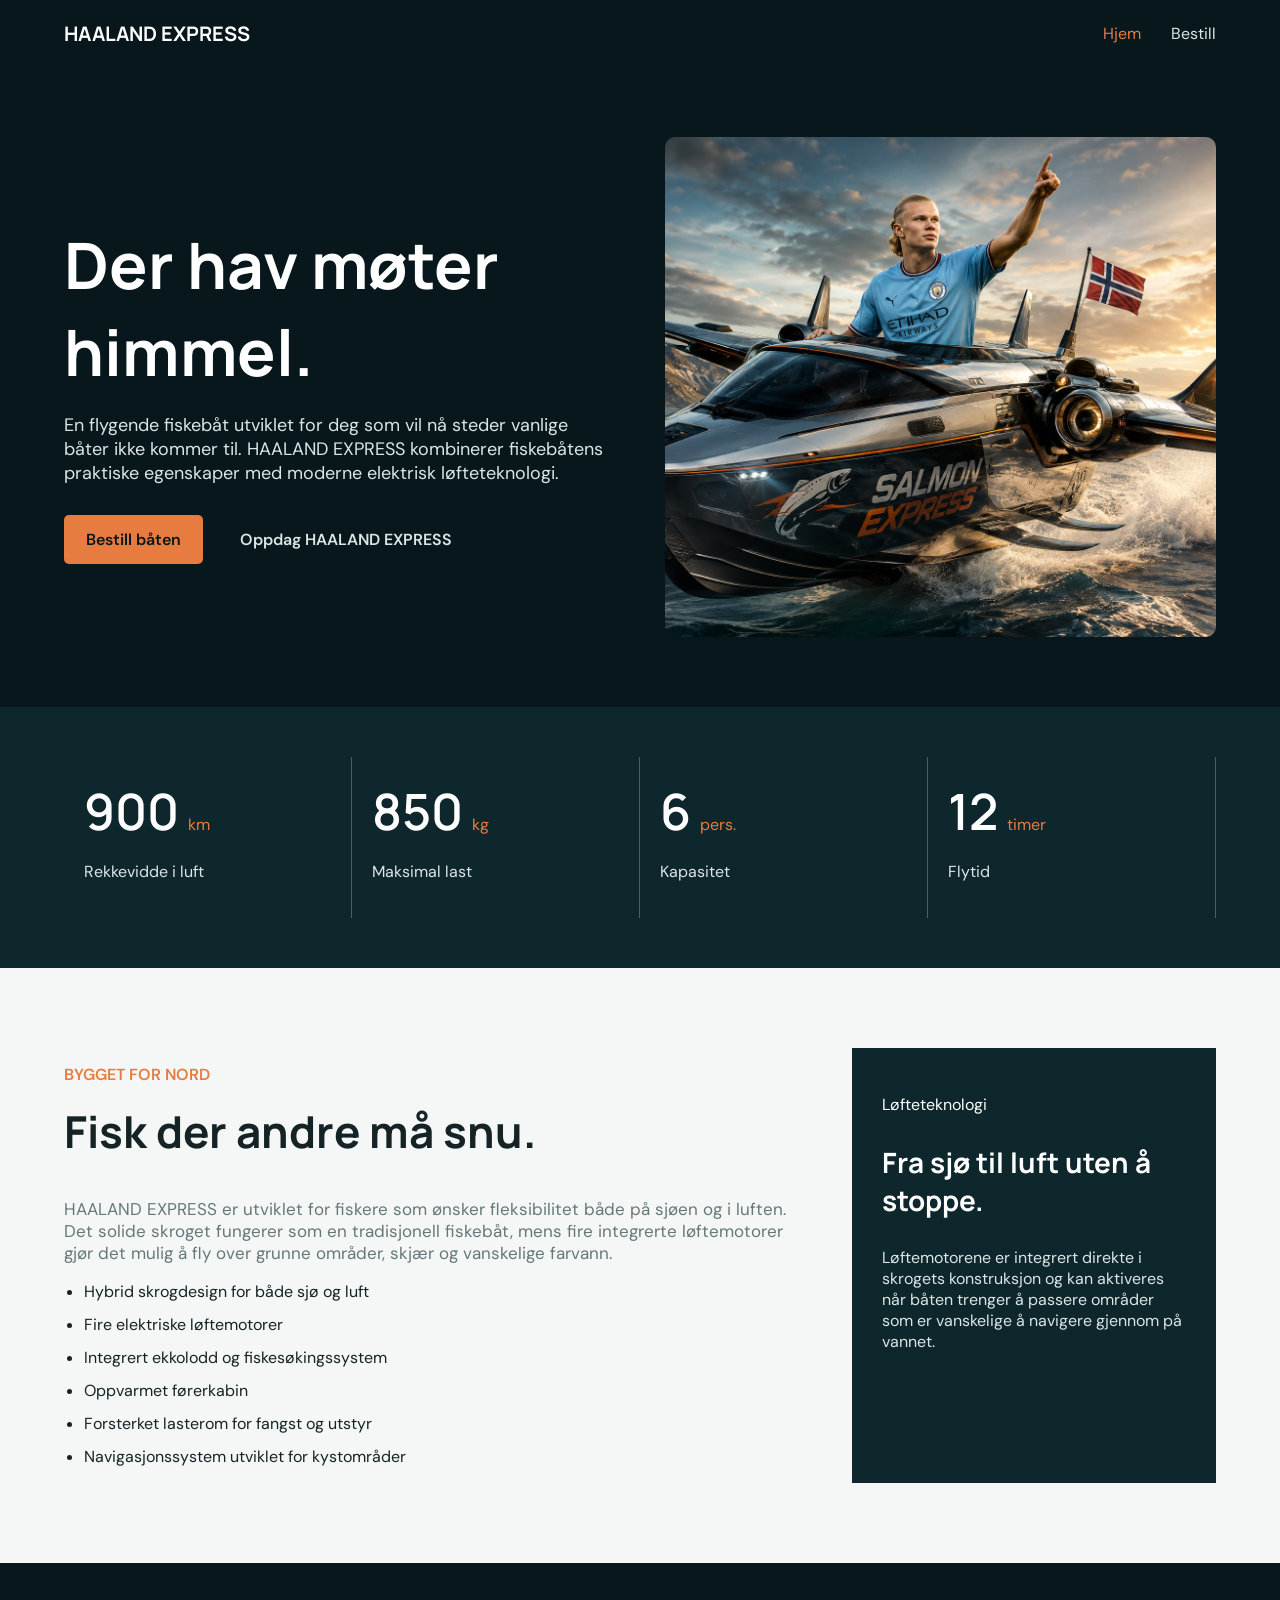
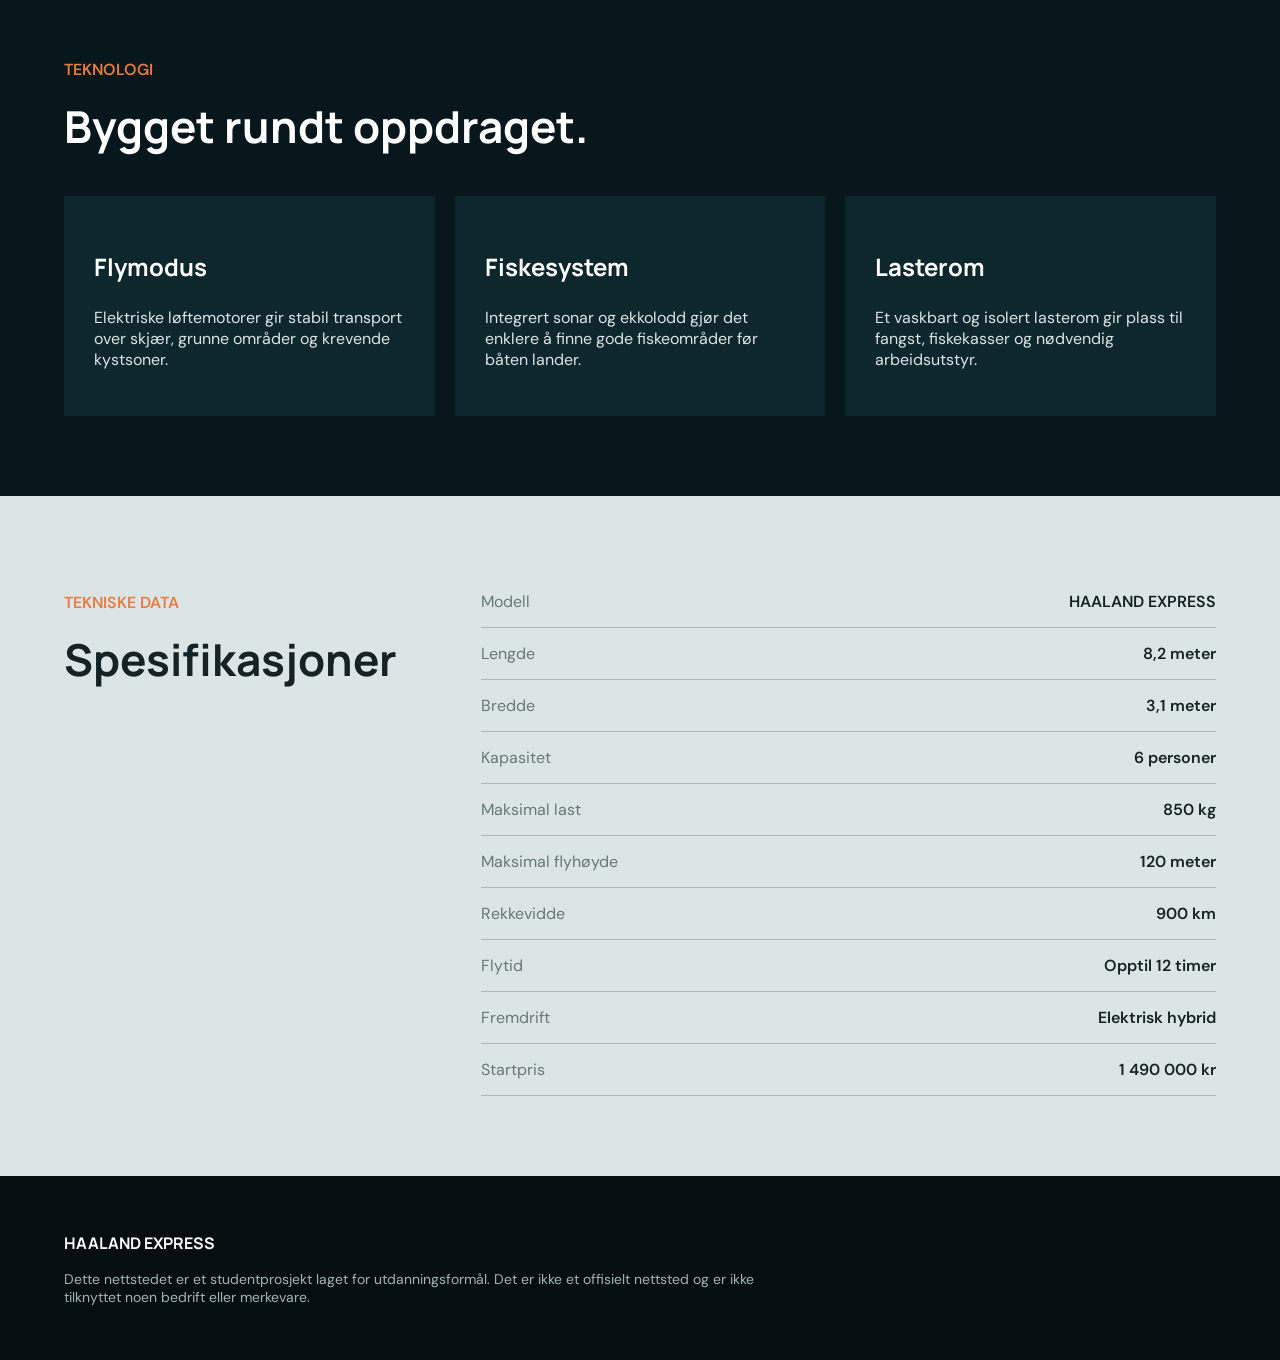
<file: index.html>
<!doctype html>
<html lang="no">
  <head>
    <meta charset="UTF-8" />
    <meta name="viewport" content="width=device-width, initial-scale=1.0" />

    <meta
      name="description"
      content="HAALAND EXPRESS er en futuristisk flygende fiskebåt utviklet for nordiske forhold."
    />

    <title>HAALAND EXPRESS</title>

    <link rel="stylesheet" href="css/styles.css" />
  </head>

  <body>
    <!-- Header, logo and navigation menu  -->
    <header class="site-header">
      <div class="site-header__container">
        <a class="site-header__logo" href="index.html">HAALAND EXPRESS</a>
        <nav class="navigation">
          <ul class="navigation__list">
            <li class="navigation__item">
              <a
                class="navigation__link navigation__link--active"
                href="index.html"
              >
                Hjem
              </a>
            </li>
            <li class="navigation__item">
              <a class="navigation__link" href="order.html">Bestill</a>
            </li>
          </ul>
        </nav>
      </div>
    </header>

    <main>
      <!-- Hero Section, main introduction for the product with info and image -->
      <section class="hero">
        <div class="hero__container">
          <div class="hero__content">
            <h1 class="hero__title">Der hav møter himmel.</h1>
            <p class="hero__description">
              En flygende fiskebåt utviklet for deg som vil nå steder vanlige
              båter ikke kommer til. HAALAND EXPRESS kombinerer fiskebåtens
              praktiske egenskaper med moderne elektrisk løfteteknologi.
            </p>

            <div class="hero__actions">
              <a class="button button--primary" href="order.html">
                Bestill båten
              </a>

              <a class="button button--text" href="#boat-details">
                Oppdag HAALAND EXPRESS
              </a>
            </div>
          </div>

          <div>
            <img
              class="hero__image"
              src="assets/images/boat.png"
              alt="HAALAND EXPRESS flygende fiskebåt over en norsk fjord"
            />

            <div class="hero__image-label">
              <span>Elektrisk hybrid</span>
              <span>Luft. Sjø. Fangst.</span>
            </div>
          </div>
        </div>
      </section>

      <!-- Performance Section, key specifications and capabilities of the boat -->
      <section class="performance">
        <div class="performance__container">
          <article class="performance__item">
            <div class="performance__number">
              <span class="performance__value">900</span>
              <span class="performance__unit">km</span>
            </div>
            <p class="performance__label">Rekkevidde i luft</p>
          </article>
          <article class="performance__item">
            <div class="performance__number">
              <span class="performance__value">850</span>
              <span class="performance__unit">kg</span>
            </div>
            <p class="performance__label">Maksimal last</p>
          </article>
          <article class="performance__item">
            <div class="performance__number">
              <span class="performance__value">6</span>
              <span class="performance__unit">pers.</span>
            </div>
            <p class="performance__label">Kapasitet</p>
          </article>
          <article class="performance__item">
            <div class="performance__number">
              <span class="performance__value">12</span>
              <span class="performance__unit">timer</span>
            </div>
            <p class="performance__label">Flytid</p>
          </article>
        </div>
      </section>

      <!-- Boat Details Section, detailed information about the boat's features and capabilities -->
      <section class="boat-details" id="boat-details">
        <div class="boat-details__container">
          <div class="boat-details__content">
            <p class="section-heading__eyebrow">Bygget for nord</p>

            <h2 class="section-heading__title">Fisk der andre må snu.</h2>

            <p class="boat-details__description">
              HAALAND EXPRESS er utviklet for fiskere som ønsker fleksibilitet
              både på sjøen og i luften. Det solide skroget fungerer som en
              tradisjonell fiskebåt, mens fire integrerte løftemotorer gjør det
              mulig å fly over grunne områder, skjær og vanskelige farvann.
            </p>

            <ul class="boat-details__list">
              <li class="boat-details__item">
                Hybrid skrogdesign for både sjø og luft
              </li>

              <li class="boat-details__item">Fire elektriske løftemotorer</li>

              <li class="boat-details__item">
                Integrert ekkolodd og fiskesøkingssystem
              </li>

              <li class="boat-details__item">Oppvarmet førerkabin</li>

              <li class="boat-details__item">
                Forsterket lasterom for fangst og utstyr
              </li>

              <li class="boat-details__item">
                Navigasjonssystem utviklet for kystområder
              </li>
            </ul>
          </div>

          <div class="boat-details__feature">
            <p class="boat-details__feature-label">Løfteteknologi</p>

            <h3 class="boat-details__feature-title">
              Fra sjø til luft uten å stoppe.
            </h3>

            <p class="boat-details__feature-description">
              Løftemotorene er integrert direkte i skrogets konstruksjon og kan
              aktiveres når båten trenger å passere områder som er vanskelige å
              navigere gjennom på vannet.
            </p>
          </div>
        </div>
      </section>

      <!-- Technology Section, highlights the key technologies integrated into the boat -->
      <section class="technology">
        <div class="technology__container">
          <div class="technology__heading">
            <p class="section-heading__eyebrow">Teknologi</p>
            <h2 class="section-heading__title">Bygget rundt oppdraget.</h2>
          </div>

          <div class="technology__grid">
            <article class="technology__card">
              <h3 class="technology__title">Flymodus</h3>

              <p class="technology__description">
                Elektriske løftemotorer gir stabil transport over skjær, grunne
                områder og krevende kystsoner.
              </p>
            </article>

            <article class="technology__card">
              <h3 class="technology__title">Fiskesystem</h3>

              <p class="technology__description">
                Integrert sonar og ekkolodd gjør det enklere å finne gode
                fiskeområder før båten lander.
              </p>
            </article>

            <article class="technology__card">
              <h3 class="technology__title">Lasterom</h3>

              <p class="technology__description">
                Et vaskbart og isolert lasterom gir plass til fangst,
                fiskekasser og nødvendig arbeidsutstyr.
              </p>
            </article>
          </div>
        </div>
      </section>

      <!-- Specifications Section, technical specifications of the boat -->
      <section class="specifications" id="specifications">
        <div class="specifications__container">
          <div class="specifications__heading">
            <p class="section-heading__eyebrow">Tekniske data</p>
            <h2 class="section-heading__title">Spesifikasjoner</h2>
          </div>

          <ul class="specifications__list">
            <li class="specifications__item">
              <span class="specifications__label">Modell</span>
              <span class="specifications__value">HAALAND EXPRESS</span>
            </li>

            <li class="specifications__item">
              <span class="specifications__label">Lengde</span>
              <span class="specifications__value">8,2 meter</span>
            </li>

            <li class="specifications__item">
              <span class="specifications__label">Bredde</span>
              <span class="specifications__value">3,1 meter</span>
            </li>

            <li class="specifications__item">
              <span class="specifications__label">Kapasitet</span>
              <span class="specifications__value">6 personer</span>
            </li>

            <li class="specifications__item">
              <span class="specifications__label">Maksimal last</span>
              <span class="specifications__value">850 kg</span>
            </li>

            <li class="specifications__item">
              <span class="specifications__label">Maksimal flyhøyde</span>
              <span class="specifications__value">120 meter</span>
            </li>

            <li class="specifications__item">
              <span class="specifications__label">Rekkevidde</span>
              <span class="specifications__value">900 km</span>
            </li>

            <li class="specifications__item">
              <span class="specifications__label">Flytid</span>
              <span class="specifications__value">Opptil 12 timer</span>
            </li>

            <li class="specifications__item">
              <span class="specifications__label">Fremdrift</span>
              <span class="specifications__value">Elektrisk hybrid</span>
            </li>

            <li class="specifications__item">
              <span class="specifications__label">Startpris</span>
              <span class="specifications__value">1 490 000 kr</span>
            </li>
          </ul>
        </div>
      </section>
    </main>

    <!-- Footer Section, contains site logo and disclaimer -->
    <footer class="site-footer">
      <div class="site-footer__container">
        <p class="site-footer__logo">HAALAND EXPRESS</p>

        <p class="site-footer__disclaimer">
          Dette nettstedet er et studentprosjekt laget for utdanningsformål. Det
          er ikke et offisielt nettsted og er ikke tilknyttet noen bedrift eller
          merkevare.
        </p>
      </div>
    </footer>
  </body>
</html>
</file>
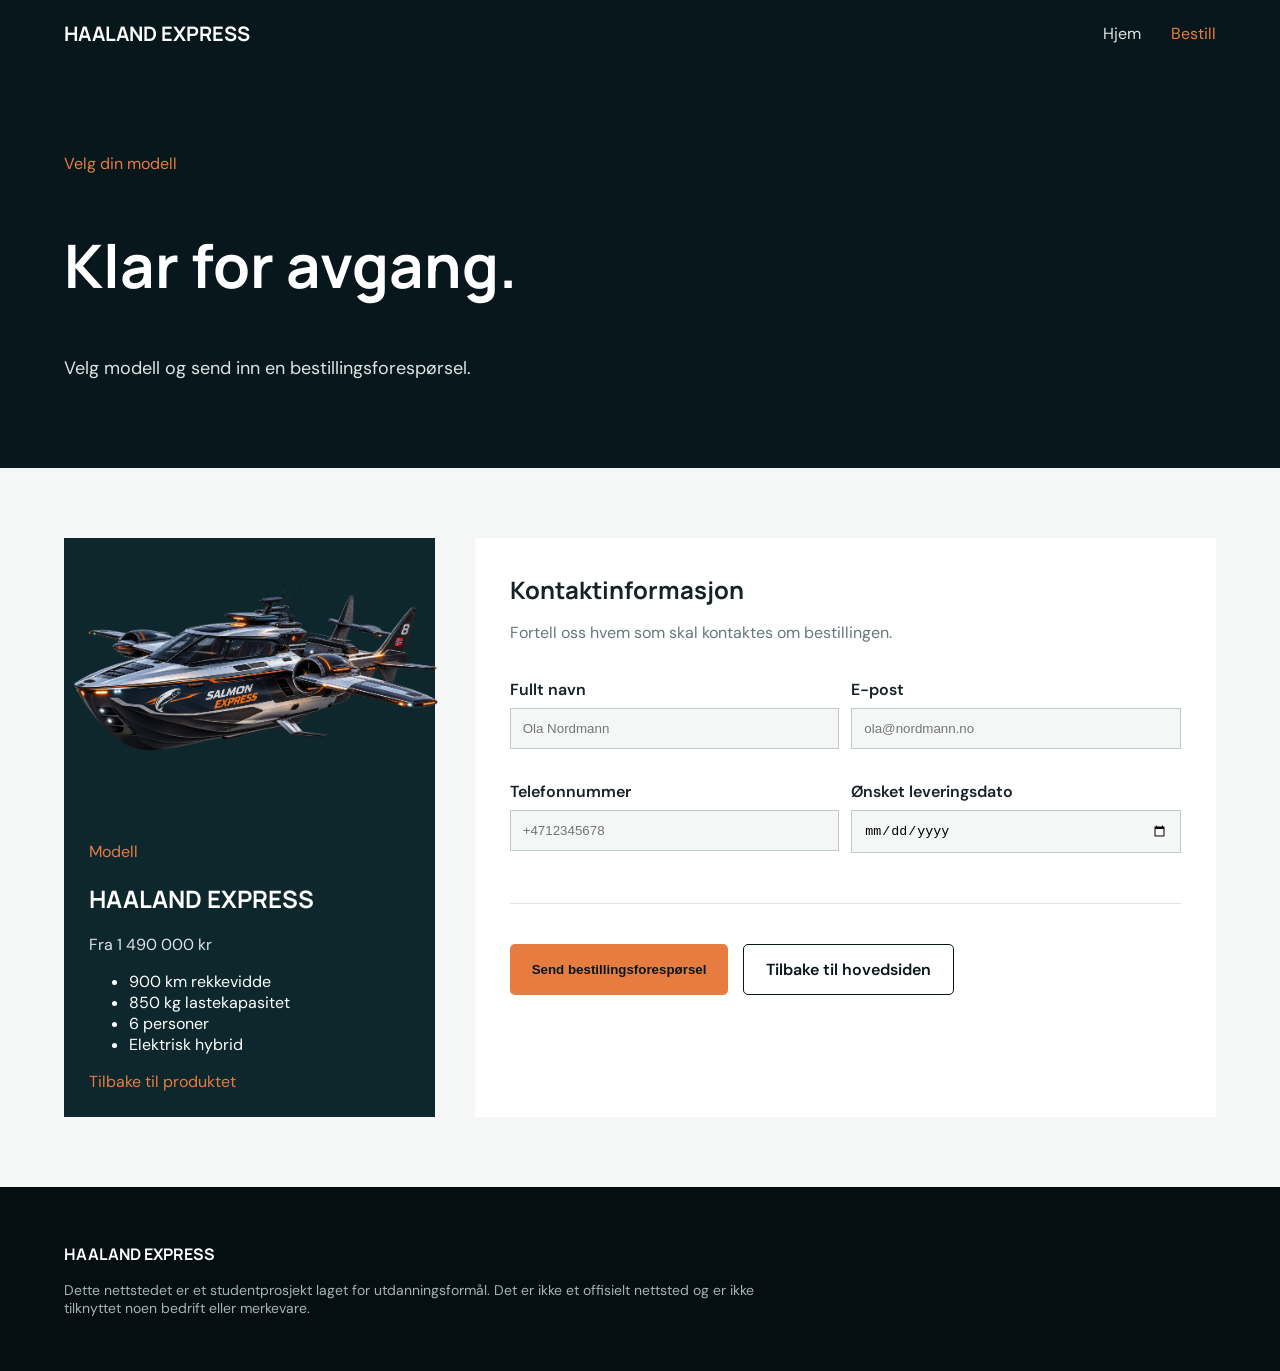
<file: order.html>
<!doctype html>
<html lang="no">
  <head>
    <meta charset="UTF-8" />
    <meta name="viewport" content="width=device-width, initial-scale=1.0" />
    <title>Bestilling</title>
    <link rel="stylesheet" href="css/styles.css" />
  </head>

  <body>
    <!-- Header, logo and navigation menu  -->
    <header class="site-header">
      <div class="site-header__container">
        <a class="site-header__logo" href="index.html">HAALAND EXPRESS</a>

        <nav class="navigation">
          <ul class="navigation__list">
            <li class="navigation__item">
              <a class="navigation__link" href="index.html">Hjem</a>
            </li>

            <li class="navigation__item">
              <a
                class="navigation__link navigation__link--active"
                href="order.html"
              >
                Bestill
              </a>
            </li>
          </ul>
        </nav>
      </div>
    </header>

    <main>
      <!-- Order Hero Section, introduction and call to action -->
      <section class="order-hero">
        <div class="order-hero__container">
          <p class="order-hero__eyebrow">Velg din modell</p>
          <h1 class="order-hero__title">Klar for avgang.</h1>
          <p class="order-hero__description">
            Velg modell og send inn en bestillingsforespørsel.
          </p>
        </div>
      </section>

      <!-- Order Section, card of available model and order form -->
      <section class="order-section">
        <div class="order-section__container">
          <div class="order-summary">
            <img
              class="order-summary__image"
              src="assets/images/boat_transparent.png"
              alt="HAALAND EXPRESS flygende fiskebåt"
            />

            <div class="order-summary__content">
              <p class="order-summary__eyebrow">Modell</p>

              <h2 class="order-summary__title">HAALAND EXPRESS</h2>

              <p class="order-summary__price">Fra 1 490 000 kr</p>

              <ul class="order-summary__list">
                <li class="order-summary__item">900 km rekkevidde</li>

                <li class="order-summary__item">850 kg lastekapasitet</li>

                <li class="order-summary__item">6 personer</li>

                <li class="order-summary__item">Elektrisk hybrid</li>
              </ul>

              <a class="order-summary__link" href="index.html">
                Tilbake til produktet
              </a>
            </div>
          </div>

          <!-- Order Form, collects user contact information and order details -->
          <form class="order-form" action="#" method="post">
            <section class="order-form__section">
              <div class="order-form__section-heading">
                <div>
                  <h2 class="order-form__section-title">Kontaktinformasjon</h2>

                  <p class="order-form__section-description">
                    Fortell oss hvem som skal kontaktes om bestillingen.
                  </p>
                </div>
              </div>

              <div class="order-form__grid">
                <div class="order-form__field">
                  <label class="order-form__label" for="full-name">
                    Fullt navn
                  </label>

                  <input
                    class="order-form__input"
                    placeholder="Ola Nordmann"
                    type="text"
                    id="full-name"
                    name="full-name"
                    autocomplete="name"
                    required
                  />
                </div>

                <div class="order-form__field">
                  <label class="order-form__label" for="email">E-post</label>

                  <input
                    class="order-form__input"
                    placeholder="ola@nordmann.no"
                    type="email"
                    id="email"
                    name="email"
                    autocomplete="email"
                    required
                  />
                </div>

                <div class="order-form__field">
                  <label class="order-form__label" for="phone">
                    Telefonnummer
                  </label>

                  <input
                    class="order-form__input"
                    placeholder="+4712345678"
                    type="tel"
                    id="phone"
                    name="phone"
                    autocomplete="tel"
                    required
                  />
                </div>

                <div class="order-form__field">
                  <label class="order-form__label" for="delivery-date">
                    Ønsket leveringsdato
                  </label>

                  <input
                    class="order-form__input"
                    type="date"
                    id="delivery-date"
                    name="delivery-date"
                  />
                </div>
              </div>
            </section>

            <div class="order-form__actions">
              <button class="button button--primary" type="submit">
                Send bestillingsforespørsel
              </button>

              <a class="button button--secondary" href="index.html">
                Tilbake til hovedsiden
              </a>
            </div>
          </form>
        </div>
      </section>
    </main>

    <!-- Footer Section, contains site logo and disclaimer -->
    <footer class="site-footer">
      <div class="site-footer__container">
        <p class="site-footer__logo">HAALAND EXPRESS</p>

        <p class="site-footer__disclaimer">
          Dette nettstedet er et studentprosjekt laget for utdanningsformål. Det
          er ikke et offisielt nettsted og er ikke tilknyttet noen bedrift eller
          merkevare.
        </p>
      </div>
    </footer>
  </body>
</html>
</file>
<file: css/styles.css>
@import url("https://fonts.googleapis.com/css2?family=DM+Sans:wght@400;500;600&family=Manrope:wght@500;600;700&display=swap");

:root {
  --color-dark: #08171c;
  --color-dark-blue: #0e272d;
  --color-light: #f4f7f5;
  --color-gray: #dce5e5;
  --color-orange: #e77c40;
  --color-white: #ffffff;
  --color-text: #152327;
  --color-text-light: #66777a;
  --font-heading: "Manrope", sans-serif;
  --font-body: "DM Sans", sans-serif;
}

body {
  margin: 0;
  font-family: var(--font-body);
  color: var(--color-text);
  background-color: var(--color-light);
}

img {
  max-width: 100%;
  display: block;
}

a {
  text-decoration: none;
}

/** Site Header Styles **/

.site-header {
  background-color: var(--color-dark);
  padding: 20px 0;
}

.site-header__container {
  width: 90%;
  max-width: 1200px;
  margin: auto;
  display: flex;
  justify-content: space-between;
  align-items: center;
}

.site-header__logo {
  color: var(--color-white);
  font-family: var(--font-heading);
  font-size: 20px;
  font-weight: 700;
}

/** Navigation Styles **/

.navigation__list {
  display: flex;
  gap: 30px;
  margin: 0;
  padding: 0;
  list-style: none;
}

.navigation__link {
  color: var(--color-gray);
}

.navigation__link:hover {
  color: var(--color-orange);
}

.navigation__link--active {
  color: var(--color-orange);
}

/** Hero Section Styles **/

.hero {
  background-color: var(--color-dark);
  color: var(--color-white);
  padding: 70px 0;
}

.hero__container {
  width: 90%;
  max-width: 1200px;
  margin: auto;
  display: grid;
  grid-template-columns: 1fr 1fr;
  gap: 50px;
  align-items: center;
}

.hero__title {
  font-family: var(--font-heading);
  font-size: 64px;
  margin: 10px 0;
}

.hero__description {
  color: var(--color-gray);
  font-size: 18px;
  margin-bottom: 30px;
}

.hero__actions {
  display: flex;
  gap: 15px;
}

.hero__image {
  width: 100%;
  height: 500px;
  object-fit: cover;
  border-radius: 10px;
}

.hero__image-label {
  display: none;
}

/** Button Styles **/
.button {
  display: flex;
  align-items: center;
  padding: 14px 22px;
  border-radius: 5px;
  font-weight: 600;
  border: none;
}

.button--primary {
  background-color: var(--color-orange);
  color: var(--color-dark);
}

.button--primary:hover {
  background-color: #c96531;
  color: var(--color-white);
}

.button--secondary {
  border: 1px solid var(--color-dark);
  color: var(--color-dark);
}

.button--secondary:hover {
  background-color: var(--color-dark);
  color: var(--color-white);
}

.button--text {
  color: var(--color-gray);
}

/** Section Heading Styles **/

.section-heading__eyebrow {
  color: var(--color-orange);
  font-weight: 600;
  text-transform: uppercase;
}

.section-heading__title {
  font-family: var(--font-heading);
  font-size: 44px;
  margin-top: 10px;
}

/** Performance Section Styles **/

.performance {
  background-color: var(--color-dark-blue);
  color: var(--color-white);
  padding: 50px 0;
}

.performance__container {
  width: 90%;
  max-width: 1200px;
  margin: auto;
  display: grid;
  grid-template-columns: repeat(4, 1fr);
}

.performance__item {
  padding: 20px;
  border-right: 1px solid #466067;
}

.performance__value {
  font-family: var(--font-heading);
  font-size: 50px;
  font-weight: 600;
}

.performance__unit {
  color: var(--color-orange);
  margin-left: 5px;
}

.performance__label {
  color: var(--color-gray);
}

/** Boat Details Section Styles **/

.boat-details {
  padding: 80px 0;
}

.boat-details__container {
  width: 90%;
  max-width: 1200px;
  margin: auto;
  display: grid;
  grid-template-columns: 2fr 1fr;
  gap: 60px;
}

.boat-details__description {
  color: var(--color-text-light);
  font-size: 17px;
}

.boat-details__list {
  padding-left: 20px;
}

.boat-details__item {
  margin-bottom: 12px;
}

.boat-details__feature {
  background-color: var(--color-dark-blue);
  color: var(--color-white);
  padding: 30px;
}

.boat-details__feature-title {
  font-family: var(--font-heading);
  font-size: 28px;
}

.boat-details__feature-description {
  color: var(--color-gray);
}

/** Technology Section Styles **/

.technology {
  background-color: var(--color-dark);
  color: var(--color-white);
  padding: 80px 0;
}

.technology__container {
  width: 90%;
  max-width: 1200px;
  margin: auto;
}

.technology .section-heading__title {
  color: var(--color-white);
}

.technology__grid {
  display: grid;
  grid-template-columns: repeat(3, 1fr);
  gap: 20px;
  margin-top: 40px;
}

.technology__card {
  background-color: var(--color-dark-blue);
  padding: 30px;
}

.technology__title {
  font-family: var(--font-heading);
  font-size: 24px;
}

.technology__description {
  color: var(--color-gray);
}

/** Specifications Section Styles **/

.specifications {
  background-color: var(--color-gray);
  padding: 80px 0;
}

.specifications__container {
  width: 90%;
  max-width: 1200px;
  margin: auto;
  display: grid;
  grid-template-columns: 1fr 2fr;
  gap: 50px;
}

.specifications__list {
  margin: 0;
  padding: 0;
  list-style: none;
}

.specifications__item {
  display: flex;
  justify-content: space-between;
  padding: 15px 0;
  border-bottom: 1px solid #aebbbb;
}

.specifications__label {
  color: var(--color-text-light);
}

.specifications__value {
  font-weight: 600;
}

/** Footer Styles **/

.site-footer__container {
  width: 90%;
  max-width: 1200px;
  margin: auto;
}

.site-footer {
  background-color: #050f12;
  color: var(--color-white);
  padding: 40px 0;
}

.site-footer__logo {
  font-family: var(--font-heading);
  font-weight: 700;
}

.site-footer__disclaimer {
  color: #a4b4b6;
  font-size: 14px;
  max-width: 700px;
}

/** Order Page Styles **/
.order-hero {
  background-color: var(--color-dark);
  color: var(--color-white);
  padding: 70px 0;
}

.order-hero__container {
  width: 90%;
  max-width: 1200px;
  margin: auto;
}

.order-hero__eyebrow {
  color: var(--color-orange);
}

.order-hero__title {
  font-family: var(--font-heading);
  font-size: 60px;
}

.order-hero__description {
  color: var(--color-gray);
  font-size: 18px;
}

.order-section {
  padding: 70px 0;
}

.order-section__container {
  width: 90%;
  max-width: 1200px;
  margin: auto;
  display: grid;
  grid-template-columns: 1fr 2fr;
  gap: 40px;
}

.order-summary {
  background-color: var(--color-dark-blue);
  color: var(--color-white);
}

.order-summary__image {
  width: 100%;
  height: 250px;
  object-fit: contain;
  padding: 6px;
}

.order-summary__content {
  padding: 25px;
}

.order-summary__eyebrow {
  color: var(--color-orange);
}

.order-summary__title {
  font-family: var(--font-heading);
}

.order-summary__price {
  color: var(--color-gray);
}

.order-summary__link {
  color: var(--color-orange);
}

.order-form {
  background-color: var(--color-white);
  padding: 35px;
}

.order-form__section {
  margin-bottom: 40px;
  padding-bottom: 30px;
  border-bottom: 1px solid var(--color-gray);
}

.order-form__section-heading {
  display: flex;
  gap: 15px;
  margin-bottom: 20px;
}

.order-form__section-title {
  margin: 0;
  font-family: var(--font-heading);
}

.order-form__section-description {
  color: var(--color-text-light);
}

.order-form__grid {
  display: grid;
  grid-template-columns: 1fr 1fr;
  gap: 12px;
}

.order-form__field {
  margin-bottom: 20px;
  display: flex;
  flex-direction: column;
}

.order-form__label {
  margin-bottom: 8px;
  font-weight: 600;
}

.order-form__input {
  padding: 12px;
  border: 1px solid #bfcaca;
  background-color: var(--color-light);
}

.order-form__actions {
  display: flex;
  gap: 15px;
}

/** Responsive Styles **/
@media (max-width: 800px) {
  .hero__container,
  .boat-details__container,
  .specifications__container,
  .order-section__container {
    grid-template-columns: 1fr;
  }

  .performance__container {
    grid-template-columns: repeat(2, 1fr);
  }

  .performance__item {
    border-right: none;
  }

  .technology__grid,
  .order-form__grid {
    grid-template-columns: 1fr;
  }

  .hero__title,
  .order-hero__title {
    font-size: 48px;
  }
}

@media (max-width: 500px) {
  .navigation__list {
    flex-wrap: wrap;
    padding: 0;
    gap: 15px;
  }

  .hero__title,
  .order-hero__title {
    font-size: 38px;
  }

  .hero__image {
    height: 300px;
  }

  .hero__actions,
  .order-form__actions {
    flex-direction: column;
    align-items: flex-start;
  }

  .order-form {
    padding: 20px;
  }
}
</file>
